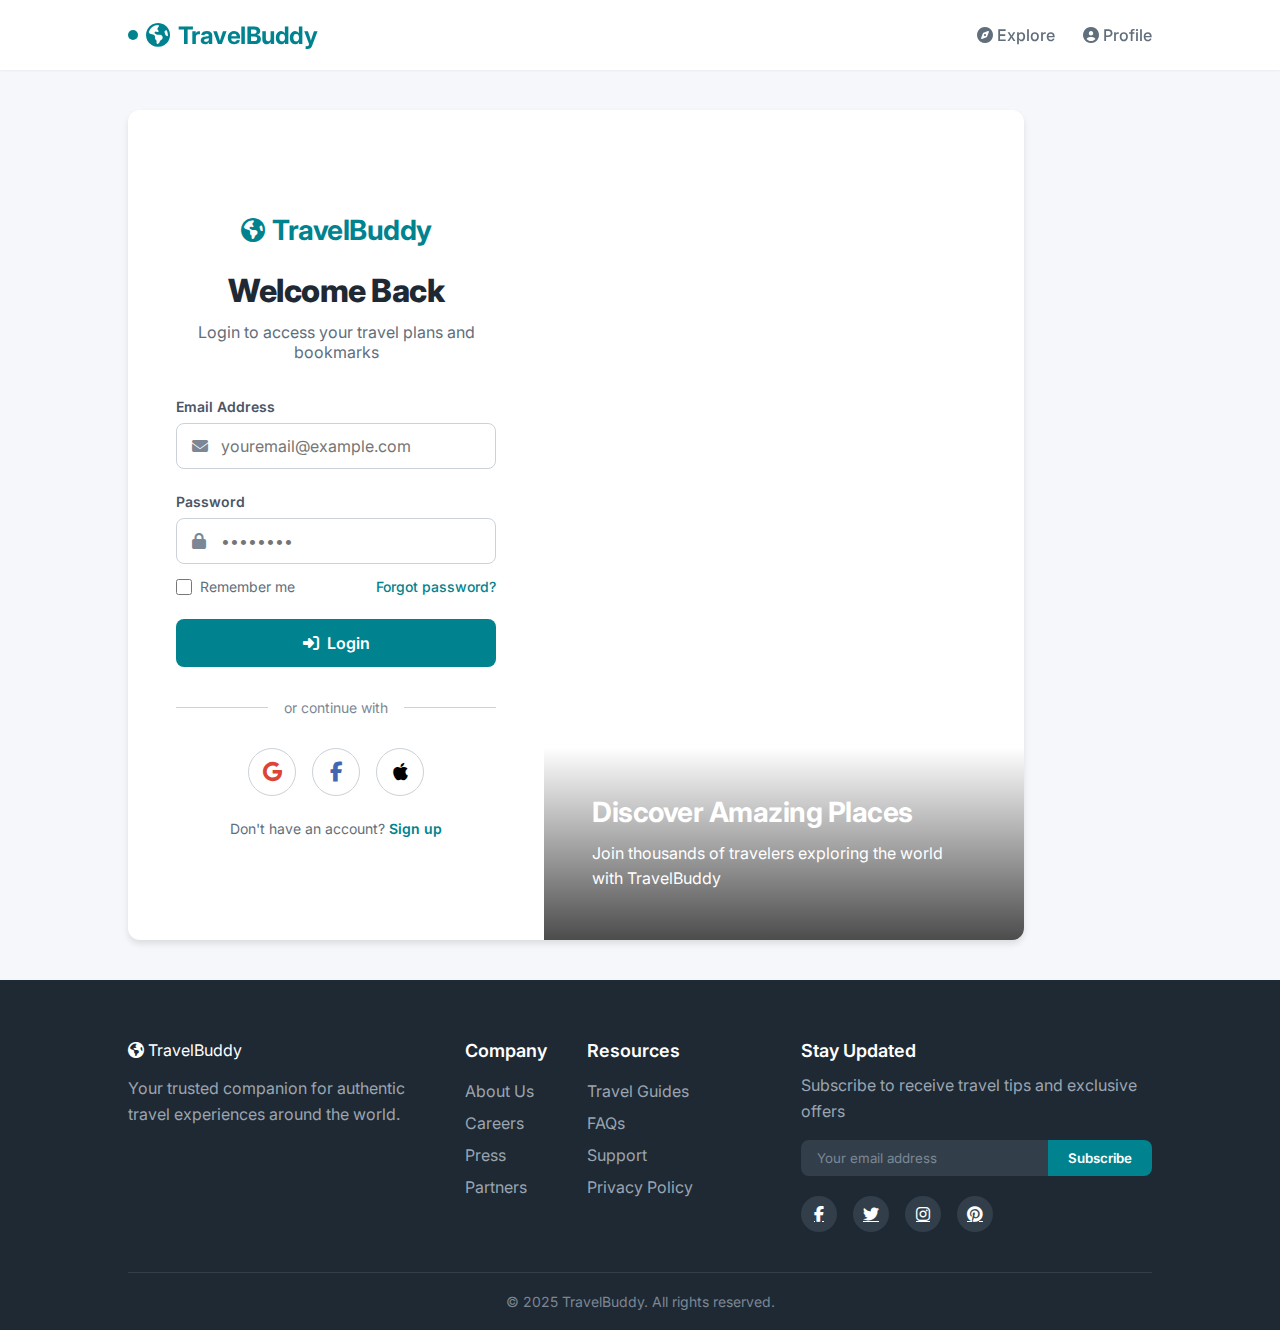
<file: login.html>
<!DOCTYPE html>
<html lang="en">
  <head>
    <meta charset="UTF-8" />
    <meta name="viewport" content="width=device-width, initial-scale=1.0" />
    <title>TravelBuddy - Login</title>
    <link rel="stylesheet" href="./css/style.css" />
    <link rel="stylesheet" href="./css/auth.css" />
    <link rel="preconnect" href="https://fonts.googleapis.com" />
    <link rel="preconnect" href="https://fonts.gstatic.com" crossorigin />
    <link
      href="https://fonts.googleapis.com/css2?family=Inter:wght@400;500;600;700;800&display=swap"
      rel="stylesheet"
    />
    <!-- Font Awesome for icons -->
    <link
      rel="stylesheet"
      href="https://cdnjs.cloudflare.com/ajax/libs/font-awesome/6.4.0/css/all.min.css"
    />
  </head>
  <body>
    <header>
      <nav class="navbar">
        <a class="logo" href="index.html">
          <i class="fas fa-globe-americas"></i> TravelBuddy
        </a>
        <div class="controls">
          <a class="link" href="explore.html"
            ><i class="fas fa-compass"></i> Explore</a
          >
          <a class="link" href="profile.html"
            ><i class="fas fa-user-circle"></i> Profile</a
          >
        </div>
      </nav>
    </header>
    <div class="login-container">
      <div class="login-card">
        <div class="login-header">
          <div class="login-logo">
            <i class="fas fa-globe-americas"></i> TravelBuddy
          </div>
          <h1>Welcome Back</h1>
          <p>Login to access your travel plans and bookmarks</p>
        </div>

        <div class="login-form">
          <div class="form-group">
            <label for="email">Email Address</label>
            <div class="input-container">
              <i class="fas fa-envelope"></i>
              <input
                type="email"
                id="email"
                placeholder="youremail@example.com"
                required
              />
            </div>
          </div>

          <div class="form-group">
            <label for="password">Password</label>
            <div class="input-container">
              <i class="fas fa-lock"></i>
              <input
                type="password"
                id="password"
                placeholder="••••••••"
                required
              />
            </div>
          </div>

          <div class="form-options">
            <div class="remember-me">
              <input type="checkbox" id="remember" />
              <label for="remember">Remember me</label>
            </div>
            <a href="#" class="forgot-password">Forgot password?</a>
          </div>

          <button class="login-button">
            <i class="fas fa-sign-in-alt"></i> Login
          </button>

          <div class="divider">
            <span>or continue with</span>
          </div>

          <div class="social-login">
            <button class="social-button google">
              <i class="fab fa-google"></i>
            </button>
            <button class="social-button facebook">
              <i class="fab fa-facebook-f"></i>
            </button>
            <button class="social-button apple">
              <i class="fab fa-apple"></i>
            </button>
          </div>
        </div>

        <div class="signup-link">
          <p>Don't have an account? <a href="/signup.html">Sign up</a></p>
        </div>
      </div>

      <div class="login-image">
        <div class="image-overlay">
          <h2>Discover Amazing Places</h2>
          <p>
            Join thousands of travelers exploring the world with TravelBuddy
          </p>
        </div>
      </div>
    </div>

    <footer>
      <div class="footer-content">
        <div class="footer-logo">
          <div class="logo">
            <i class="fas fa-globe-americas"></i> TravelBuddy
          </div>
          <p>
            Your trusted companion for authentic travel experiences around the
            world.
          </p>
        </div>
        <div class="footer-links">
          <div class="link-group">
            <h3>Company</h3>
            <ul>
              <li><a href="#">About Us</a></li>
              <li><a href="#">Careers</a></li>
              <li><a href="#">Press</a></li>
              <li><a href="#">Partners</a></li>
            </ul>
          </div>
          <div class="link-group">
            <h3>Resources</h3>
            <ul>
              <li><a href="#">Travel Guides</a></li>
              <li><a href="#">FAQs</a></li>
              <li><a href="#">Support</a></li>
              <li><a href="#">Privacy Policy</a></li>
            </ul>
          </div>
        </div>
        <div class="newsletter">
          <h3>Stay Updated</h3>
          <p>Subscribe to receive travel tips and exclusive offers</p>
          <div class="subscribe-form">
            <input type="email" placeholder="Your email address" />
            <button class="button">Subscribe</button>
          </div>
          <div class="social-icons">
            <a href="#"><i class="fab fa-facebook-f"></i></a>
            <a href="#"><i class="fab fa-twitter"></i></a>
            <a href="#"><i class="fab fa-instagram"></i></a>
            <a href="#"><i class="fab fa-pinterest"></i></a>
          </div>
        </div>
      </div>
      <div class="copyright">
        <p>&copy; 2025 TravelBuddy. All rights reserved.</p>
      </div>
    </footer>
  </body>
</html>
</file>
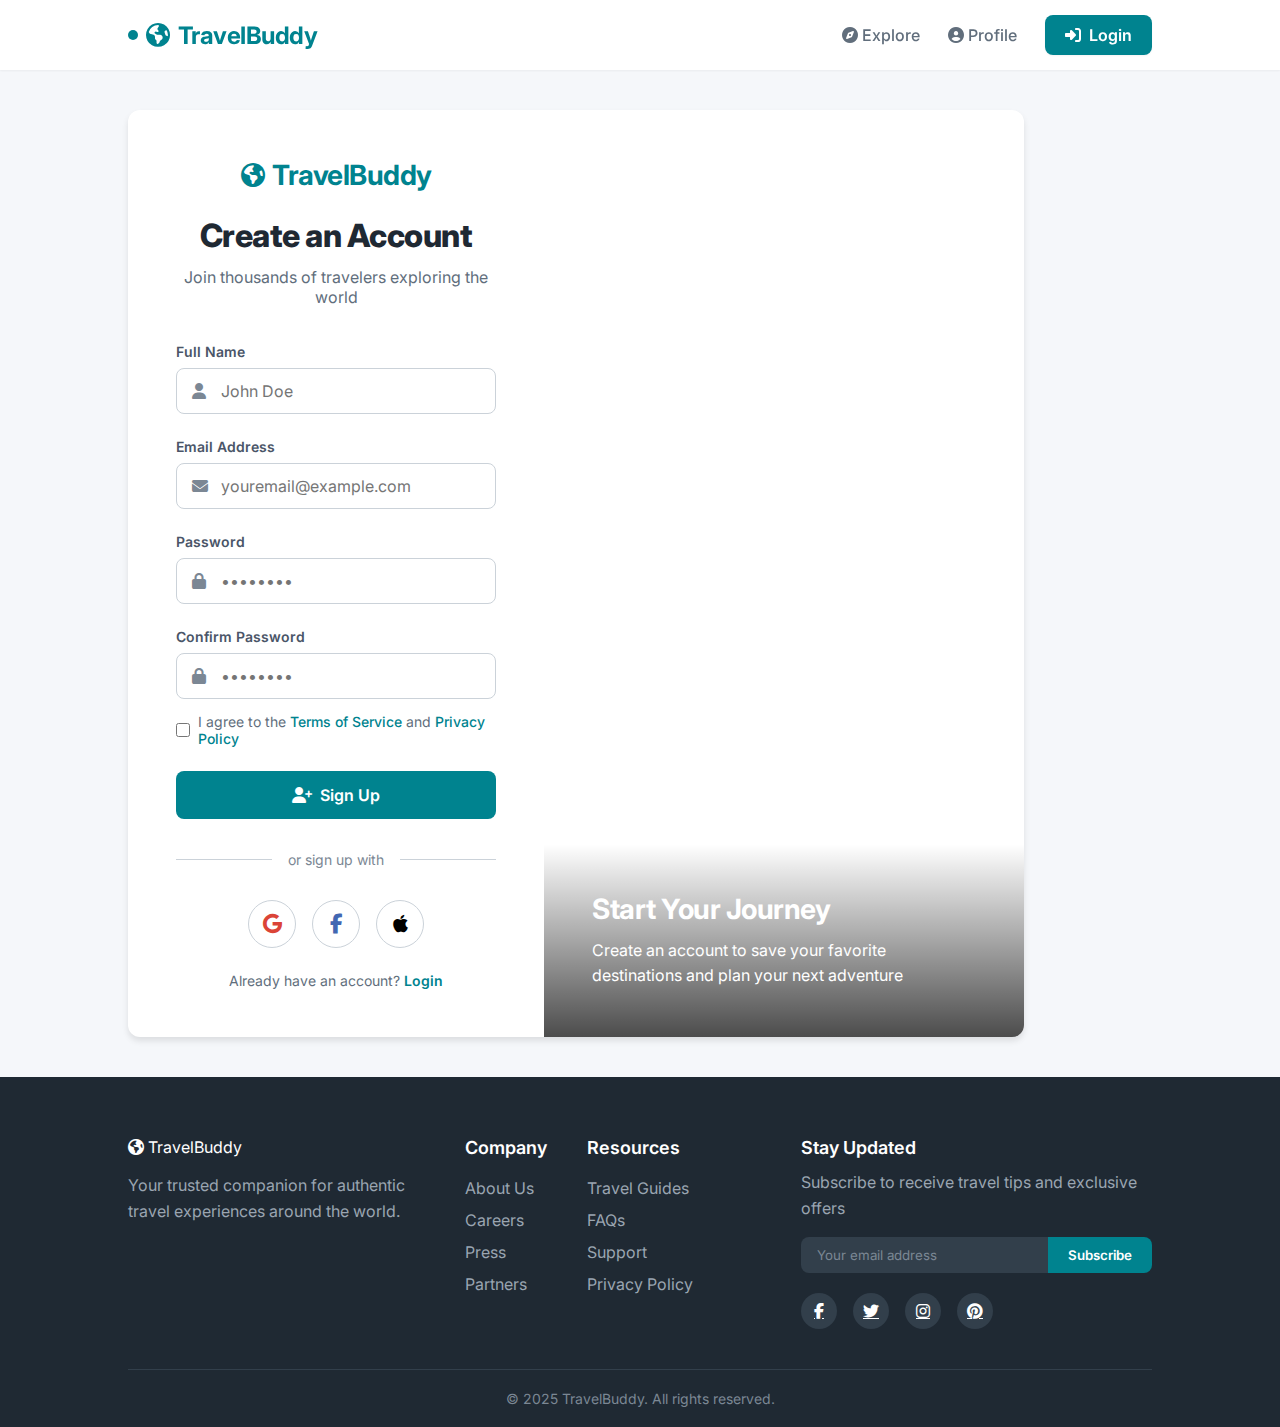
<file: signup.html>
<!DOCTYPE html>
<html lang="en">
  <head>
    <meta charset="UTF-8" />
    <meta name="viewport" content="width=device-width, initial-scale=1.0" />
    <title>TravelBuddy - Sign Up</title>
    <link rel="stylesheet" href="./css/style.css" />
    <link rel="stylesheet" href="./css/auth.css" />
    <link rel="preconnect" href="https://fonts.googleapis.com" />
    <link rel="preconnect" href="https://fonts.gstatic.com" crossorigin />
    <link
      href="https://fonts.googleapis.com/css2?family=Inter:wght@400;500;600;700;800&display=swap"
      rel="stylesheet"
    />
    <!-- Font Awesome for icons -->
    <link
      rel="stylesheet"
      href="https://cdnjs.cloudflare.com/ajax/libs/font-awesome/6.4.0/css/all.min.css"
    />
  </head>
  <body>
    <header>
      <nav class="navbar">
        <a class="logo" href="index.html">
          <i class="fas fa-globe-americas"></i> TravelBuddy
        </a>
        <div class="controls">
          <a class="link" href="explore.html"
            ><i class="fas fa-compass"></i> Explore</a
          >
          <a class="link" href="profile.html"
            ><i class="fas fa-user-circle"></i> Profile</a
          >
          <a class="button login-button" href="login.html"
            ><i class="fas fa-sign-in-alt"></i> Login</a
          >
        </div>
      </nav>
    </header>
    <div class="login-container">
      <div class="login-card">
        <div class="login-header">
          <div class="login-logo">
            <i class="fas fa-globe-americas"></i> TravelBuddy
          </div>
          <h1>Create an Account</h1>
          <p>Join thousands of travelers exploring the world</p>
        </div>

        <div class="login-form">
          <div class="form-group">
            <label for="fullname">Full Name</label>
            <div class="input-container">
              <i class="fas fa-user"></i>
              <input
                type="text"
                id="fullname"
                placeholder="John Doe"
                required
              />
            </div>
          </div>

          <div class="form-group">
            <label for="email">Email Address</label>
            <div class="input-container">
              <i class="fas fa-envelope"></i>
              <input
                type="email"
                id="email"
                placeholder="youremail@example.com"
                required
              />
            </div>
          </div>

          <div class="form-group">
            <label for="password">Password</label>
            <div class="input-container">
              <i class="fas fa-lock"></i>
              <input
                type="password"
                id="password"
                placeholder="••••••••"
                required
              />
            </div>
          </div>

          <div class="form-group">
            <label for="confirm-password">Confirm Password</label>
            <div class="input-container">
              <i class="fas fa-lock"></i>
              <input
                type="password"
                id="confirm-password"
                placeholder="••••••••"
                required
              />
            </div>
          </div>

          <div class="form-options">
            <div class="remember-me">
              <input type="checkbox" id="terms" />
              <label for="terms"
                >I agree to the <a href="#">Terms of Service</a> and
                <a href="#">Privacy Policy</a></label
              >
            </div>
          </div>

          <button class="login-button">
            <i class="fas fa-user-plus"></i> Sign Up
          </button>

          <div class="divider">
            <span>or sign up with</span>
          </div>

          <div class="social-login">
            <button class="social-button google">
              <i class="fab fa-google"></i>
            </button>
            <button class="social-button facebook">
              <i class="fab fa-facebook-f"></i>
            </button>
            <button class="social-button apple">
              <i class="fab fa-apple"></i>
            </button>
          </div>
        </div>

        <div class="signup-link">
          <p>Already have an account? <a href="#">Login</a></p>
        </div>
      </div>

      <div class="login-image">
        <div class="image-overlay">
          <h2>Start Your Journey</h2>
          <p>
            Create an account to save your favorite destinations and plan your
            next adventure
          </p>
        </div>
      </div>
    </div>

    <footer>
      <div class="footer-content">
        <div class="footer-logo">
          <div class="logo">
            <i class="fas fa-globe-americas"></i> TravelBuddy
          </div>
          <p>
            Your trusted companion for authentic travel experiences around the
            world.
          </p>
        </div>
        <div class="footer-links">
          <div class="link-group">
            <h3>Company</h3>
            <ul>
              <li><a href="#">About Us</a></li>
              <li><a href="#">Careers</a></li>
              <li><a href="#">Press</a></li>
              <li><a href="#">Partners</a></li>
            </ul>
          </div>
          <div class="link-group">
            <h3>Resources</h3>
            <ul>
              <li><a href="#">Travel Guides</a></li>
              <li><a href="#">FAQs</a></li>
              <li><a href="#">Support</a></li>
              <li><a href="#">Privacy Policy</a></li>
            </ul>
          </div>
        </div>
        <div class="newsletter">
          <h3>Stay Updated</h3>
          <p>Subscribe to receive travel tips and exclusive offers</p>
          <div class="subscribe-form">
            <input type="email" placeholder="Your email address" />
            <button class="button">Subscribe</button>
          </div>
          <div class="social-icons">
            <a href="#"><i class="fab fa-facebook-f"></i></a>
            <a href="#"><i class="fab fa-twitter"></i></a>
            <a href="#"><i class="fab fa-instagram"></i></a>
            <a href="#"><i class="fab fa-pinterest"></i></a>
          </div>
        </div>
      </div>
      <div class="copyright">
        <p>&copy; 2025 TravelBuddy. All rights reserved.</p>
      </div>
    </footer>
  </body>
</html>
</file>
<file: css/style.css>
* {
  margin: 0;
  padding: 0;
  box-sizing: border-box;
  font-family: "Inter", "Segoe UI", system-ui, -apple-system, sans-serif;
}

:root {
  --primary: #00838f;
  --primary-light: #4fb3bf;
  --primary-dark: #005662;
  --gray-100: #f5f7fa;
  --gray-200: #e4e7eb;
  --gray-300: #cbd2d9;
  --gray-400: #9aa5b1;
  --gray-500: #7b8794;
  --gray-600: #616e7c;
  --gray-700: #4a5568;
  --gray-800: #323f4b;
  --gray-900: #1f2933;
  --shadow-sm: 0 1px 2px rgba(0, 0, 0, 0.05);
  --shadow-md: 0 4px 6px rgba(0, 0, 0, 0.1);
  --shadow-lg: 0 10px 15px -3px rgba(0, 0, 0, 0.1);
  --radius-sm: 4px;
  --radius-md: 8px;
  --radius-lg: 12px;
}

body {
  background-color: var(--gray-100);
  color: var(--gray-900);
  min-height: 100vh;
}

.navbar {
  display: flex;
  align-items: center;
  justify-content: space-between;
  height: 70px;
  padding: 0 10%;
  background-color: white;
  box-shadow: var(--shadow-sm);
  position: sticky;
  top: 0;
  z-index: 100;

  .logo {
    color: var(--primary);
    font-size: 24px;
    font-weight: 700;
    letter-spacing: -0.5px;
    display: flex;
    align-items: center;
    gap: 8px;
    text-decoration: none;
  }

  .logo::before {
    content: "";
    display: inline-block;
    width: 10px;
    height: 10px;
    background-color: var(--primary);
    border-radius: 50%;
  }

  .controls {
    display: flex;
    align-items: center;
    gap: 28px;

    .link {
      color: var(--gray-600);
      font-weight: 500;
      transition: color 0.2s ease;
      position: relative;
      cursor: pointer;
      text-decoration: none;
    }

    .link:hover {
      color: var(--primary);
    }

    .link:hover::after {
      content: "";
      position: absolute;
      bottom: -8px;
      left: 0;
      width: 100%;
      height: 2px;
      background-color: var(--primary);
      transform: scaleX(0.7);
      transition: transform 0.2s ease;
    }

    .button {
      background-color: var(--primary);
      border-radius: var(--radius-md);
      padding: 10px 20px;
      color: white;
      font-weight: 600;
      cursor: pointer;
      transition: all 0.2s ease;
      border: none;
      box-shadow: var(--shadow-sm);
    }

    .button:hover {
      background-color: var(--primary-dark);
      transform: translateY(-2px);
      box-shadow: var(--shadow-md);
    }

    .login-button {
      text-decoration: none;
    }
  }
}

main {
  padding: 40px 10%;
  min-height: calc(100vh - 70px);
  position: relative;
}

.attraction-link {
  text-decoration: none;
}

main::before {
  content: "";
  position: absolute;
  top: 0;
  left: 0;
  right: 0;
  height: 200px;
  background-color: var(--primary-light);
  opacity: 0.05;
  z-index: -1;
}

.hero {
  background-color: white;
  border-radius: var(--radius-lg);
  padding: 32px;
  box-shadow: var(--shadow-md);
  display: flex;
  flex-direction: column;
  justify-content: center;
  margin-bottom: 40px;
  position: relative;
  overflow: hidden;
}

.hero::after {
  content: "";
  position: absolute;
  top: 0;
  right: 0;
  width: 160px;
  height: 160px;
  background-color: var(--primary-light);
  opacity: 0.1;
  border-radius: 0 0 0 100%;
  z-index: 0;
}

.hero-header {
  display: flex;
  align-items: center;
  justify-content: space-between;
  margin-bottom: 16px;
  position: relative;
  z-index: 1;
}

.title {
  font-size: 38px;
  font-weight: 800;
  letter-spacing: -1px;
  color: var(--gray-900);
  line-height: 1.1;
}

.live-badge {
  background-color: #4ade80;
  border-radius: 24px;
  font-size: 13px;
  color: #065f46;
  display: flex;
  justify-content: center;
  align-items: center;
  padding: 6px 14px;
  height: fit-content;
  font-weight: 600;
  box-shadow: var(--shadow-sm);
}

.live-badge::before {
  content: "";
  display: inline-block;
  width: 8px;
  height: 8px;
  border-radius: 50%;
  background-color: #065f46;
  margin-right: 6px;
  animation: pulse 2s infinite;
}

@keyframes pulse {
  0% {
    opacity: 1;
    transform: scale(1);
  }
  50% {
    opacity: 0.5;
    transform: scale(1.1);
  }
  100% {
    opacity: 1;
    transform: scale(1);
  }
}

.hero-content {
  margin-top: 28px;
  display: flex;
  gap: 40px;
  position: relative;
  z-index: 1;
}

.section {
  width: 50%;
}

.left .location-image {
  border-radius: var(--radius-lg);
  overflow: hidden;
  height: 320px;
  box-shadow: var(--shadow-lg);
  position: relative;
}

.left .location-image img {
  width: 100%;
  height: 100%;
  object-fit: cover;
  transition: transform 0.5s ease;
}

.left .location-image:hover img {
  transform: scale(1.05);
}

.left .location-image::after {
  content: "";
  position: absolute;
  bottom: 0;
  left: 0;
  right: 0;
  height: 100px;
  background: linear-gradient(
    to top,
    rgba(0, 0, 0, 0.6) 0%,
    rgba(0, 0, 0, 0) 100%
  );
}

.location-details {
  margin-top: 24px;
}

.location-name {
  font-size: 32px;
  font-weight: 700;
  letter-spacing: -0.5px;
  color: var(--gray-900);
  margin-bottom: 8px;
}

.location-description {
  margin-top: 12px;
  color: var(--gray-600);
  line-height: 1.6;
  font-size: 16px;
}

.right {
  display: flex;
  flex-direction: column;
  gap: 32px;
}

.weather {
  display: flex;
  border-radius: var(--radius-lg);
  justify-content: space-between;
  padding: 24px;
  border: 1px solid var(--gray-200);
  background: linear-gradient(to right, #ffffff, #f9fafb);
  box-shadow: var(--shadow-md);
  transition: transform 0.2s ease;
}

.weather:hover {
  transform: translateY(-5px);
}

.temperature {
  display: flex;
  flex-direction: column;
  gap: 6px;
}

.temperature .title {
  font-size: 20px;
  font-weight: 700;
  color: var(--gray-800);
}

.temperature .degree {
  font-size: 42px;
  font-weight: 800;
  color: var(--primary-dark);
  line-height: 1;
}

.temperature .sky {
  color: var(--gray-500);
  font-weight: 500;
  display: flex;
  align-items: center;
  gap: 4px;
}

.temperature .sky::before {
  content: "";
  display: inline-block;
  width: 16px;
  height: 16px;
  background-color: #4fb3bf;
  border-radius: 50%;
  margin-right: 4px;
}

.location-stats {
  display: flex;
  flex-direction: column;
  justify-content: space-between;
  width: 40%;
}

.location-stats .row {
  display: flex;
  font-size: 16px;
  justify-content: space-between;
  padding: 8px 0;
  border-bottom: 1px dashed var(--gray-200);
}

.location-stats .row:last-child {
  border-bottom: none;
}

.location-stats .key {
  color: var(--gray-500);
  font-weight: 500;
}

.location-stats .value {
  color: var(--gray-800);
  font-weight: 600;
}

.map {
  border-radius: var(--radius-lg);
  overflow: hidden;
  box-shadow: var(--shadow-md);
  height: 240px;
  position: relative;
}

.map img {
  height: 100%;
  width: 100%;
  object-fit: cover;
  transition: transform 0.5s ease;
}

.map:hover img {
  transform: scale(1.05);
}

.map::after {
  content: "Interactive Map";
  position: absolute;
  bottom: 16px;
  left: 16px;
  background-color: rgba(255, 255, 255, 0.9);
  color: var(--primary-dark);
  padding: 6px 12px;
  border-radius: var(--radius-sm);
  font-size: 12px;
  font-weight: 600;
  box-shadow: var(--shadow-sm);
}

/* Responsive adjustments */
@media (max-width: 1024px) {
  .hero-content {
    flex-direction: column;
    gap: 32px;
  }

  .section {
    width: 100%;
  }
}

@media (max-width: 768px) {
  .navbar {
    padding: 0 5%;
  }

  main {
    padding: 20px 5%;
  }

  .title {
    font-size: 32px;
  }

  .hero {
    padding: 24px;
  }

  .left .location-image {
    height: 240px;
  }
}

/* Additional styling for the new elements in the improved HTML */

/* Location image tag */
.location-image {
  position: relative;
}

.image-tag {
  position: absolute;
  bottom: 20px;
  left: 20px;
  background-color: rgba(0, 0, 0, 0.6);
  color: white;
  padding: 6px 12px;
  border-radius: var(--radius-sm);
  font-size: 14px;
  font-weight: 600;
  z-index: 2;
}

/* Location tags */
.location-tags {
  display: flex;
  flex-wrap: wrap;
  gap: 10px;
  margin-top: 16px;
}

.tag {
  background-color: var(--gray-100);
  border: 1px solid var(--gray-200);
  border-radius: 20px;
  padding: 5px 12px;
  font-size: 13px;
  color: var(--primary-dark);
  display: flex;
  align-items: center;
  gap: 6px;
  transition: all 0.2s ease;
}

.tag:hover {
  background-color: var(--primary-light);
  color: white;
  transform: translateY(-2px);
}

/* Weather forecast */
.forecast {
  font-size: 14px;
  color: var(--gray-500);
  margin-top: 6px;
}

/* Map and map controls */
#googleMap {
  width: 100%;
  height: 300px;
  border-radius: var(--radius-md);
}

/* Info window styling */
.gm-style .gm-style-iw {
  font-family: "Inter", sans-serif;
  padding: 12px;
}

.info-window h3 {
  color: var(--primary-dark);
  margin-bottom: 8px;
  font-weight: 600;
}

.info-window p {
  margin-bottom: 8px;
  color: var(--gray-700);
}

/* Attractions section */
.section-title {
  font-size: 28px;
  font-weight: 700;
  color: var(--gray-800);
  margin-bottom: 24px;
  display: flex;
  align-items: center;
  gap: 10px;
}

.section-title i {
  color: var(--primary);
}

.attractions-grid {
  display: grid;
  grid-template-columns: repeat(auto-fill, minmax(300px, 1fr));
  gap: 24px;
  margin-bottom: 40px;
}

.attraction-card {
  background-color: white;
  border-radius: var(--radius-md);
  overflow: hidden;
  box-shadow: var(--shadow-md);
  transition: transform 0.3s ease;
}

.attraction-card:hover {
  transform: translateY(-10px);
}

.attraction-image {
  height: 180px;
  overflow: hidden;
}

.attraction-image img {
  width: 100%;
  height: 100%;
  object-fit: cover;
  transition: transform 0.5s ease;
}

.attraction-card:hover .attraction-image img {
  transform: scale(1.1);
}

.attraction-info {
  padding: 16px;
}

.attraction-info h3 {
  font-size: 18px;
  font-weight: 600;
  color: var(--gray-800);
  margin-bottom: 8px;
}

.attraction-info .distance {
  color: var(--gray-500);
  font-size: 14px;
  margin-bottom: 10px;
  display: flex;
  align-items: center;
  gap: 6px;
}

.attraction-info .description {
  color: var(--gray-600);
  font-size: 14px;
  margin-bottom: 12px;
  line-height: 1.5;
}

.rating {
  display: flex;
  align-items: center;
  gap: 4px;
  color: #ffc107;
  font-size: 14px;
}

.rating span {
  color: var(--gray-700);
  margin-left: 6px;
}

/* Itinerary section */
.timeline {
  position: relative;
  margin-bottom: 40px;
}

.timeline::before {
  content: "";
  position: absolute;
  top: 0;
  bottom: 0;
  left: 100px;
  width: 2px;
  background-color: var(--gray-300);
}

.timeline-item {
  display: flex;
  margin-bottom: 24px;
  position: relative;
}

.timeline-item::before {
  content: "";
  position: absolute;
  left: 94px;
  top: 12px;
  width: 10px;
  height: 10px;
  border-radius: 50%;
  background-color: var(--primary);
  border: 2px solid white;
  z-index: 1;
}

.time {
  width: 80px;
  font-weight: 600;
  color: var(--gray-700);
  text-align: right;
  padding-right: 40px;
  flex-shrink: 0;
}

.activity {
  background-color: white;
  border-radius: var(--radius-md);
  padding: 16px;
  margin-left: 48px;
  flex-grow: 1;
  box-shadow: var(--shadow-md);
  border-left: 4px solid var(--primary-light);
  transition: transform 0.2s ease;
}

.activity:hover {
  transform: translateX(10px);
}

.activity h3 {
  font-size: 18px;
  font-weight: 600;
  color: var(--gray-800);
  margin-bottom: 8px;
}

.activity p {
  color: var(--gray-600);
  margin-bottom: 12px;
  line-height: 1.5;
}

.add-button {
  background-color: transparent;
  border: 1px solid var(--primary);
  color: var(--primary);
  border-radius: var(--radius-sm);
  padding: 6px 12px;
  font-size: 14px;
  font-weight: 500;
  cursor: pointer;
  transition: all 0.2s ease;
  display: flex;
  align-items: center;
  gap: 6px;
  width: fit-content;
}

.add-button:hover {
  background-color: var(--primary);
  color: white;
}

/* Footer styling */
footer {
  background-color: var(--gray-900);
  color: white;
  padding: 60px 10% 20px;
}

.footer-content {
  display: grid;
  grid-template-columns: 1fr 1fr 1fr;
  gap: 40px;
  margin-bottom: 40px;
}

.footer-logo p {
  color: var(--gray-400);
  margin-top: 16px;
  line-height: 1.6;
}

.footer-links {
  display: flex;
  gap: 40px;
}

.link-group h3 {
  font-size: 18px;
  font-weight: 600;
  margin-bottom: 20px;
  color: white;
}

.link-group ul {
  list-style: none;
}

.link-group li {
  margin-bottom: 12px;
}

.link-group a {
  color: var(--gray-400);
  text-decoration: none;
  transition: color 0.2s ease;
}

.link-group a:hover {
  color: var(--primary-light);
}

.newsletter h3 {
  font-size: 18px;
  font-weight: 600;
  margin-bottom: 12px;
  color: white;
}

.newsletter p {
  color: var(--gray-400);
  margin-bottom: 16px;
  line-height: 1.6;
}

.subscribe-form {
  display: flex;
  margin-bottom: 20px;
}

.subscribe-form input {
  flex-grow: 1;
  padding: 10px 16px;
  border: none;
  border-radius: var(--radius-md) 0 0 var(--radius-md);
  background-color: var(--gray-800);
  color: white;
}

.subscribe-form input::placeholder {
  color: var(--gray-500);
}

.subscribe-form .button {
  border-radius: 0 var(--radius-md) var(--radius-md) 0;
  background-color: var(--primary);
  color: white;
  border: none;
  padding: 10px 20px;
  font-weight: 600;
  cursor: pointer;
  transition: background-color 0.2s ease;
}

.subscribe-form .button:hover {
  background-color: var(--primary-dark);
}

.social-icons {
  display: flex;
  gap: 16px;
}

.social-icons a {
  width: 36px;
  height: 36px;
  border-radius: 50%;
  background-color: var(--gray-800);
  display: flex;
  align-items: center;
  justify-content: center;
  color: white;
  transition: all 0.2s ease;
}

.social-icons a:hover {
  background-color: var(--primary);
  transform: translateY(-5px);
}

.copyright {
  text-align: center;
  padding-top: 20px;
  border-top: 1px solid var(--gray-800);
  color: var(--gray-500);
  font-size: 14px;
}

/* Responsive adjustments for new elements */
@media (max-width: 1024px) {
  .footer-content {
    grid-template-columns: 1fr 1fr;
  }

  .footer-logo {
    grid-column: span 2;
  }
}

@media (max-width: 768px) {
  .attractions-grid {
    grid-template-columns: 1fr;
  }

  .footer-content {
    grid-template-columns: 1fr;
    gap: 30px;
  }

  .footer-links {
    flex-direction: column;
    gap: 20px;
  }

  .timeline::before {
    left: 20px;
  }

  .timeline-item::before {
    left: 16px;
  }

  .time {
    width: 60px;
    padding-right: 20px;
  }

  .activity {
    margin-left: 10px;
  }
}

/* Interactive elements and animations */
.location-image::before {
  content: "";
  position: absolute;
  top: 10px;
  right: 10px;
  background-color: rgba(255, 255, 255, 0.8);
  width: 40px;
  height: 40px;
  border-radius: 50%;
  display: flex;
  align-items: center;
  justify-content: center;
  z-index: 2;
  opacity: 0;
  transform: translateY(10px);
  transition: all 0.3s ease;
  background-image: url("data:image/svg+xml,%3Csvg xmlns='http://www.w3.org/2000/svg' width='20' height='20' viewBox='0 0 24 24' fill='none' stroke='%2300838f' stroke-width='2' stroke-linecap='round' stroke-linejoin='round'%3E%3Cpath d='M15 3h6v6'/%3E%3Cpath d='M10 14L21 3'/%3E%3Cpath d='M18 13v6a2 2 0 01-2 2H5a2 2 0 01-2-2V8a2 2 0 012-2h6'/%3E%3C/svg%3E");
  background-repeat: no-repeat;
  background-position: center;
}

.location-image:hover::before {
  opacity: 1;
  transform: translateY(0);
}

/* Custom Google Maps styling */
.gm-style-iw {
  padding: 0 !important;
}

.gm-style-iw-d {
  overflow: hidden !important;
}

.gm-style-iw-c {
  border-radius: var(--radius-md) !important;
  padding: 12px !important;
}

/* Add hover effect to the map buttons */
.map-button::after {
  content: "";
  position: absolute;
  width: 100%;
  height: 100%;
  border-radius: 50%;
  background-color: var(--primary);
  z-index: -1;
  opacity: 0;
  transform: scale(0.8);
  transition: all 0.3s ease;
}

.map-button:hover::after {
  opacity: 0.2;
  transform: scale(1.5);
}

/* Add subtle animations to various elements */
@keyframes fadeIn {
  from {
    opacity: 0;
    transform: translateY(20px);
  }
  to {
    opacity: 1;
    transform: translateY(0);
  }
}

.attractions-grid,
.timeline,
.hero {
  animation: fadeIn 0.8s ease-out forwards;
}

.attraction-card:nth-child(1) {
  animation-delay: 0.1s;
}

.attraction-card:nth-child(2) {
  animation-delay: 0.3s;
}

.attraction-card:nth-child(3) {
  animation-delay: 0.5s;
}

.timeline-item:nth-child(1) {
  animation-delay: 0.1s;
}

.timeline-item:nth-child(2) {
  animation-delay: 0.2s;
}

.timeline-item:nth-child(3) {
  animation-delay: 0.3s;
}

.timeline-item:nth-child(4) {
  animation-delay: 0.4s;
}

.timeline-item:nth-child(5) {
  animation-delay: 0.5s;
}
</file>
<file: css/auth.css>
/* Login Page Styles */
.login-container {
  display: flex;
  min-height: calc(100vh - 70px);
  background-color: white;
  box-shadow: var(--shadow-md);
  border-radius: var(--radius-lg);
  overflow: hidden;
  margin: 40px auto;
  width: 70vw;
}

.login-card {
  flex: 1;
  padding: 48px;
  display: flex;
  flex-direction: column;
  justify-content: center;
  width: 50%;
}

.login-header {
  margin-bottom: 36px;
  text-align: center;
}

.login-logo {
  color: var(--primary);
  font-size: 28px;
  font-weight: 700;
  letter-spacing: -0.5px;
  display: flex;
  align-items: center;
  justify-content: center;
  gap: 8px;
  margin-bottom: 24px;
}

.login-logo i {
  font-size: 24px;
}

.login-header h1 {
  font-size: 32px;
  font-weight: 800;
  color: var(--gray-900);
  margin-bottom: 12px;
  letter-spacing: -0.5px;
}

.login-header p {
  color: var(--gray-600);
  font-size: 16px;
}

.login-form {
  display: flex;
  flex-direction: column;
  gap: 24px;
}

.form-group {
  display: flex;
  flex-direction: column;
  gap: 8px;
}

.form-group label {
  font-size: 14px;
  font-weight: 600;
  color: var(--gray-700);
}

.input-container {
  position: relative;
  display: flex;
  align-items: center;
}

.input-container i {
  position: absolute;
  left: 16px;
  color: var(--gray-500);
  font-size: 16px;
}

.input-container .toggle-password {
  position: absolute;
  right: 16px;
  color: var(--gray-500);
  cursor: pointer;
  font-size: 16px;
}

.input-container input {
  width: 100%;
  padding: 12px 16px 12px 44px;
  border: 1px solid var(--gray-300);
  border-radius: var(--radius-md);
  font-size: 16px;
  color: var(--gray-800);
  transition: all 0.2s ease;
}

.input-container input:focus {
  border-color: var(--primary);
  box-shadow: 0 0 0 3px rgba(0, 131, 143, 0.1);
  outline: none;
}

.form-options {
  display: flex;
  justify-content: space-between;
  align-items: center;
  margin-top: -10px;
}

.remember-me {
  display: flex;
  align-items: center;
  gap: 8px;
}

.remember-me input[type="checkbox"] {
  width: 16px;
  height: 16px;
  accent-color: var(--primary);
}

.remember-me label {
  font-size: 14px;
  color: var(--gray-600);
  cursor: pointer;
}

.forgot-password {
  font-size: 14px;
  color: var(--primary);
  text-decoration: none;
  font-weight: 500;
  transition: color 0.2s ease;
}

.forgot-password:hover {
  color: var(--primary-dark);
  text-decoration: underline;
}

.login-button {
  background-color: var(--primary);
  color: white;
  border: none;
  border-radius: var(--radius-md);
  padding: 14px;
  font-size: 16px;
  font-weight: 600;
  cursor: pointer;
  transition: all 0.2s ease;
  display: flex;
  justify-content: center;
  align-items: center;
  gap: 8px;
}

.login-button:hover {
  background-color: var(--primary-dark);
  transform: translateY(-2px);
  box-shadow: var(--shadow-md);
}

.divider {
  display: flex;
  align-items: center;
  margin: 8px 0;
  color: var(--gray-500);
  font-size: 14px;
}

.divider::before,
.divider::after {
  content: "";
  flex: 1;
  height: 1px;
  background: var(--gray-300);
}

.divider span {
  padding: 0 16px;
}

.social-login {
  display: flex;
  justify-content: center;
  gap: 16px;
}

.social-button {
  width: 48px;
  height: 48px;
  border-radius: 50%;
  border: 1px solid var(--gray-300);
  background-color: white;
  display: flex;
  align-items: center;
  justify-content: center;
  cursor: pointer;
  transition: all 0.2s ease;
}

.social-button i {
  font-size: 20px;
}

.social-button:hover {
  transform: translateY(-3px);
  box-shadow: var(--shadow-md);
}

.social-button.google i {
  color: #db4437;
}

.social-button.facebook i {
  color: #4267b2;
}

.social-button.apple i {
  color: #000000;
}

.signup-link {
  text-align: center;
  margin-top: 24px;
  font-size: 14px;
  color: var(--gray-600);
}

.signup-link a {
  color: var(--primary);
  font-weight: 600;
  text-decoration: none;
  transition: color 0.2s ease;
}

.signup-link a:hover {
  color: var(--primary-dark);
  text-decoration: underline;
}

/* Login Image Styles */
.login-image {
  flex: 1.5;
  background-image: url("https://images.unsplash.com/photo-1527631746610-bca00a040d60?ixlib=rb-4.0.3&ixid=M3wxMjA3fDB8MHxwaG90by1wYWdlfHx8fGVufDB8fHx8fA%3D%3D&auto=format&fit=crop&w=2787&q=80");
  background-size: cover;
  background-position: center;
  position: relative;
  display: none; /* Initially hidden on mobile */
}

.image-overlay {
  position: absolute;
  bottom: 0;
  left: 0;
  right: 0;
  background: linear-gradient(
    to top,
    rgba(0, 0, 0, 0.7) 0%,
    rgba(0, 0, 0, 0) 100%
  );
  padding: 48px;
  color: white;
}

.image-overlay h2 {
  font-size: 28px;
  font-weight: 700;
  margin-bottom: 12px;
  letter-spacing: -0.5px;
}

.image-overlay p {
  font-size: 16px;
  max-width: 400px;
  line-height: 1.6;
}

/* Animation */
@keyframes fadeInUp {
  from {
    opacity: 0;
    transform: translateY(20px);
  }
  to {
    opacity: 1;
    transform: translateY(0);
  }
}

.login-header,
.login-form,
.signup-link {
  animation: fadeInUp 0.6s ease-out forwards;
}

.login-form {
  animation-delay: 0.2s;
}

.signup-link {
  animation-delay: 0.4s;
}

/* Responsive Styles */
@media (min-width: 1024px) {
  .login-container {
    margin: 40px 10%;
  }

  .login-image {
    display: block;
  }
}

@media (min-width: 1400px) {
  .login-container {
    margin: 40px 15%;
  }
}

@media (max-width: 768px) {
  .login-card {
    padding: 32px 24px;
    max-width: 100%;
  }

  .login-container {
    margin: 24px 16px;
  }

  .login-header h1 {
    font-size: 28px;
  }
}

/* Additional styles for the signup page */
/* Note: These would be added to your existing auth.css file */

.form-options a {
  color: var(--primary);
  text-decoration: none;
  font-weight: 500;
  transition: color 0.2s ease;
}

.form-options a:hover {
  color: var(--primary-dark);
  text-decoration: underline;
}

/* For mobile responsive display of the checkbox text */
@media (max-width: 768px) {
  .form-options .remember-me {
    flex-direction: column;
    align-items: flex-start;
  }

  .form-options .remember-me label {
    margin-top: 4px;
    font-size: 13px;
  }
}
</file>
